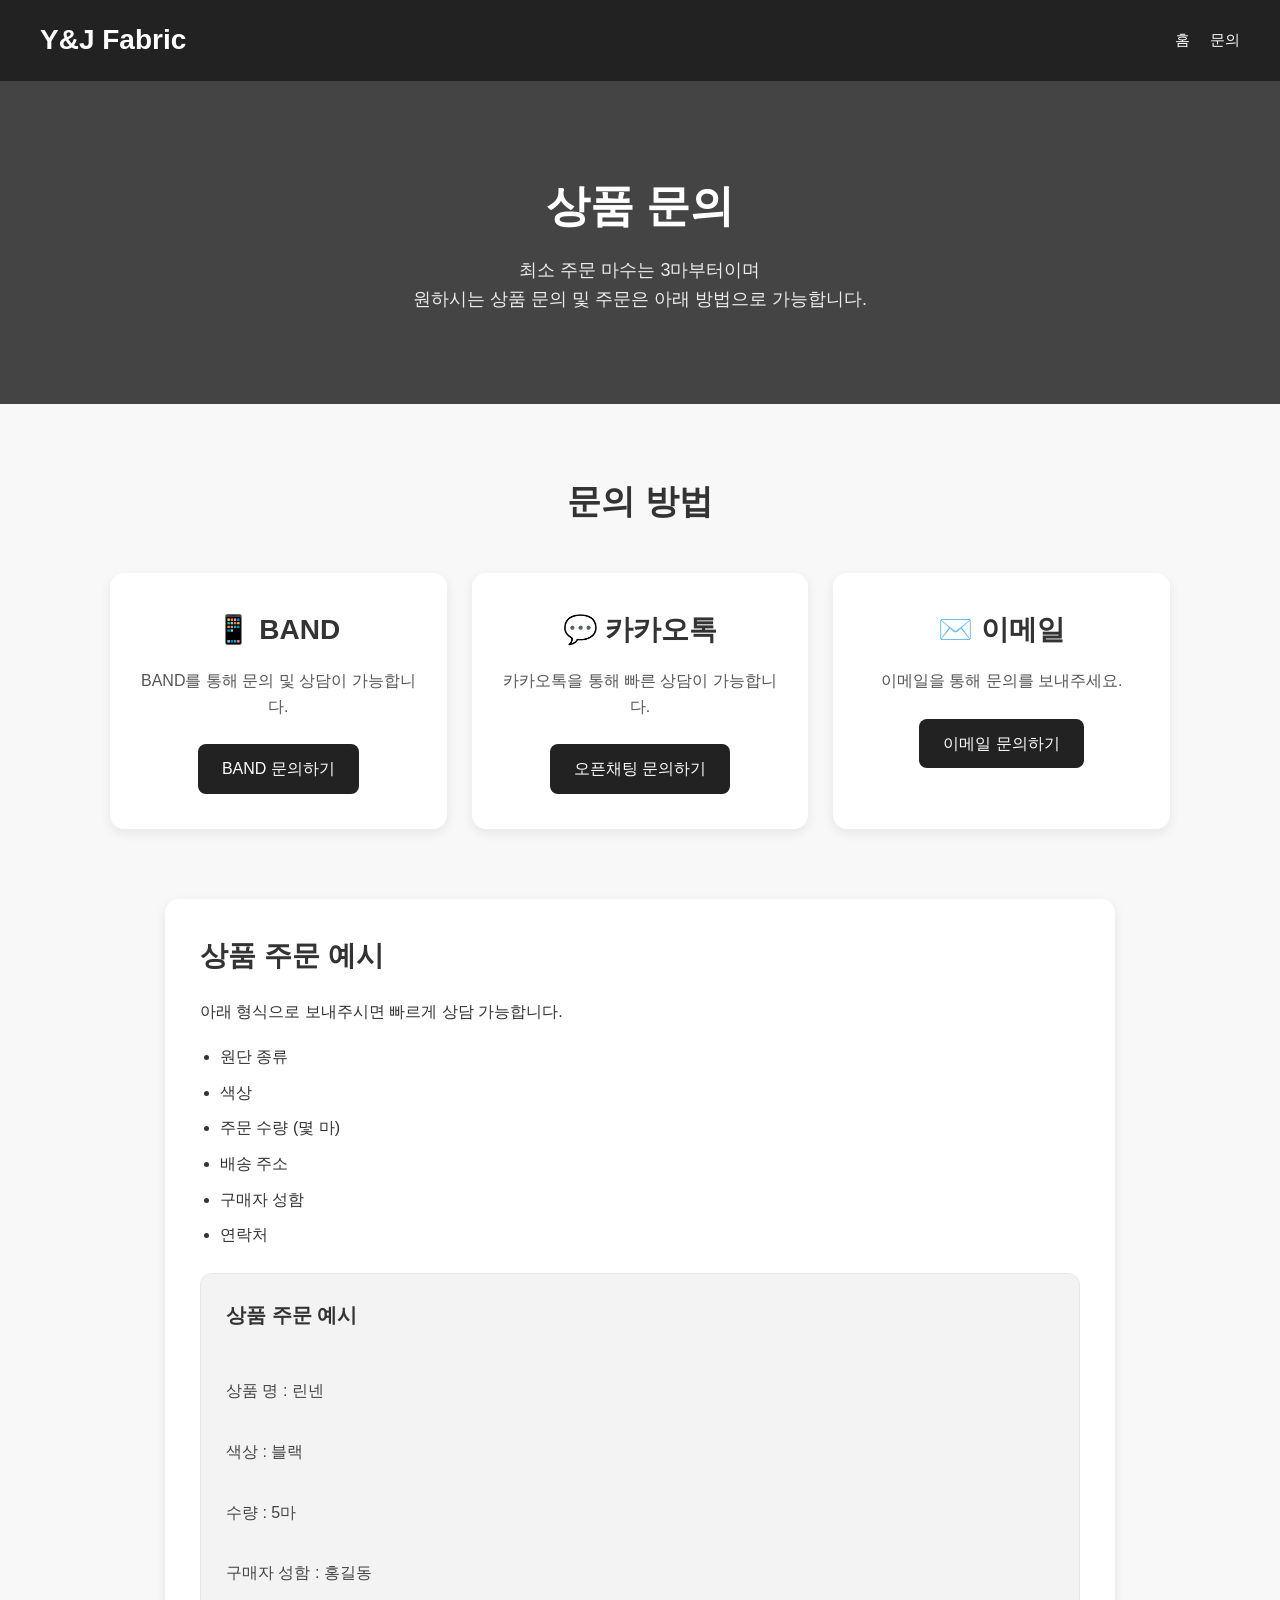
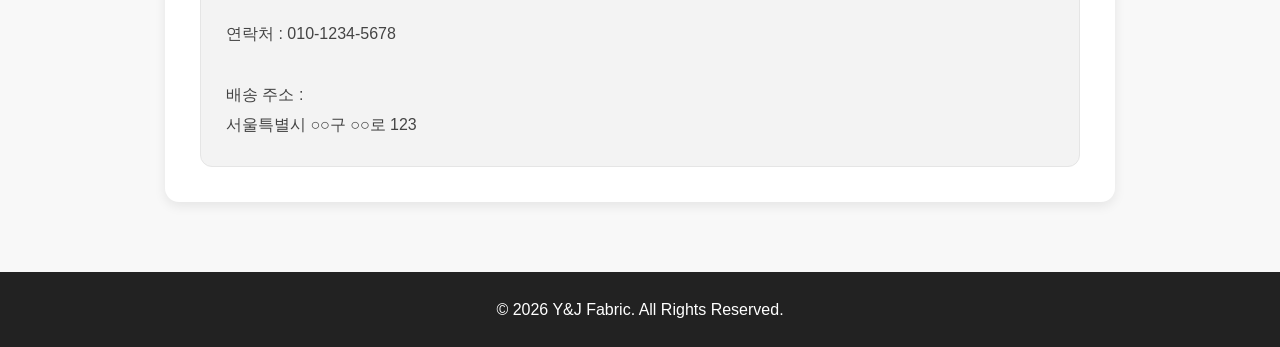
<file: order.html>
<!DOCTYPE html>
<html lang="ko">
<head>
  <meta charset="UTF-8">
  <meta name="viewport" content="width=device-width, initial-scale=1.0">

  <title>상품 문의 | Y&J Fabric</title>

  <style>

    *{
      margin:0;
      padding:0;
      box-sizing:border-box;
    }

    body{
      font-family:Arial, sans-serif;
      background:#f8f8f8;
      color:#333;
      line-height:1.6;
    }

    /* =========================
       헤더
    ========================= */

    header{
      display:flex;
      justify-content:space-between;
      align-items:center;

      padding:18px 40px;

      background:#222;
      color:white;
    }

    header h2{
      font-size:28px;
    }

    nav{
      display:flex;
      gap:20px;
    }

    nav a{
      color:white;
      text-decoration:none;
      font-size:15px;
    }

    /* =========================
       메인
    ========================= */

    .order-hero{
      background:#444;
      color:white;
      text-align:center;

      padding:90px 20px;
    }

    .order-hero h1{
      font-size:44px;
      margin-bottom:15px;
    }

    .order-hero p{
      font-size:18px;
      opacity:0.9;
    }

    /* =========================
       문의 카드
    ========================= */

    .contact-section{
      max-width:1100px;
      margin:70px auto;
      padding:0 20px;
    }

    .contact-title{
      text-align:center;
      font-size:34px;
      margin-bottom:45px;
    }

    .contact-grid{
      display:grid;
      grid-template-columns:repeat(auto-fit, minmax(280px,1fr));
      gap:25px;
    }

    .contact-card{
      background:white;

      border-radius:14px;

      padding:35px 25px;

      text-align:center;

      box-shadow:0 4px 12px rgba(0,0,0,0.08);

      transition:0.3s;
    }

    .contact-card:hover{
      transform:translateY(-5px);
    }

    .contact-card h2{
      margin-bottom:15px;
      font-size:28px;
    }

    .contact-card p{
      margin-bottom:25px;
      color:#555;
    }

    .contact-btn{
      display:inline-block;

      padding:12px 24px;

      background:#222;
      color:white;

      text-decoration:none;

      border-radius:8px;

      transition:0.3s;
    }

    .contact-btn:hover{
      background:#555;
    }

    /* =========================
       주문 예시 공통
    ========================= */

    .guide{
      max-width:950px;

      margin:50px auto;

      background:white;

      padding:35px;

      border-radius:14px;

      box-shadow:0 4px 12px rgba(0,0,0,0.08);
    }

    .guide h3{
      margin-bottom:20px;
      font-size:28px;
    }

    .guide p{
      margin-bottom:20px;
    }

    .guide ul{
      padding-left:20px;
      margin-bottom:25px;
    }

    .guide li{
      margin-bottom:10px;
    }

    /* =========================
       예시 박스
    ========================= */

    .example-box{
      background:#f3f3f3;

      border-radius:12px;

      padding:25px;

      margin-top:20px;

      border:1px solid #e5e5e5;
    }

    .example-title{
      font-size:20px;
      font-weight:bold;

      margin-bottom:15px;
    }

    .example-text{
      white-space:pre-line;
      line-height:1.9;
      color:#444;
    }

    /* =========================
       푸터
    ========================= */

    footer{
      background:#222;
      color:white;

      text-align:center;

      padding:25px 20px;

      margin-top:70px;
    }

    /* =========================
       모바일
    ========================= */

    @media (max-width:768px){

      header{
        flex-direction:column;
        gap:10px;

        padding:18px;
      }

      .order-hero{
        padding:70px 20px;
      }

      .order-hero h1{
        font-size:30px;
      }

      .order-hero p{
        font-size:15px;
      }

      .contact-title{
        font-size:26px;
      }

      .guide{
        padding:25px 20px;
      }

      .guide h3{
        font-size:24px;
      }

      .example-box{
        padding:20px;
      }

      .example-text{
        font-size:14px;
      }

    }

  </style>
</head>

<body>

  <!-- 헤더 -->
  <header>

    <h2>Y&J Fabric</h2>

    <nav>
      <a href="index.html">홈</a>
      <a href="order.html">문의</a>
    </nav>

  </header>

  <!-- 메인 -->
  <section class="order-hero">

    <h1>상품 문의</h1>
    <p>
      최소 주문 마수는 3마부터이며
    </p>
    <p>
      원하시는 상품 문의 및 주문은 아래 방법으로 가능합니다.
    </p>
  

  </section>

  <!-- 문의 방법 -->
  <section class="contact-section">

    <h2 class="contact-title">
      문의 방법
    </h2>

    <div class="contact-grid">

      <!-- BAND -->
      <div class="contact-card">

        <h2>📱 BAND</h2>

        <p>
          BAND를 통해 문의 및 상담이 가능합니다.
        </p>

        <a
          href="https://band.us/n/acacb743gfZ9Z/"
          target="_blank"
          class="contact-btn"
        >
          BAND 문의하기
        </a>

      </div>

      <!-- 카카오톡 -->
      <div class="contact-card">

        <h2>💬 카카오톡</h2>

        <p>
          카카오톡을 통해 빠른 상담이 가능합니다.
        </p>

        <a
          href="https://open.kakao.com/o/smrFUTti/"
          target="_blank"
          class="contact-btn"
        >
          오픈채팅 문의하기
        </a>

      </div>

      <!-- 이메일 -->
      <div class="contact-card">

        <h2>✉️ 이메일</h2>

        <p>
          이메일을 통해 문의를 보내주세요.
        </p>

        <a href="https://mail.naver.com/write/popup?to=chan104201@naver.com&subject=Y%26J%20Fabric%20상품문의&body=상품명%20:%20%0A수량%20:%20%0A성함%20:%20%0A연락처%20:%20%0A배송주소%20:%20"
   target="_blank"
   class="contact-btn">
  이메일 문의하기
</a>

      </div>

    </div>

  </section>

  <!-- 원단 주문 예시 -->
  <section class="guide">

    <h3>상품 주문 예시</h3>

    <p>
      아래 형식으로 보내주시면 빠르게 상담 가능합니다.
    </p>

    <ul>
      <li>원단 종류</li>
      <li>색상</li>
      <li>주문 수량 (몇 마)</li>
      <li>배송 주소</li>
      <li>구매자 성함</li>
      <li>연락처</li>
    </ul>

    <div class="example-box">

      <div class="example-title">
        상품 주문 예시
      </div>

      <div class="example-text">
상품 명 : 린넨

색상 : 블랙

수량 : 5마

구매자 성함 : 홍길동

연락처 : 010-1234-5678

배송 주소 :
서울특별시 ○○구 ○○로 123
      </div>

    </div>

  </section>



  <!-- 푸터 -->
  <footer>
    © 2026 Y&J Fabric. All Rights Reserved.
  </footer>

</body>
</html>
</file>
